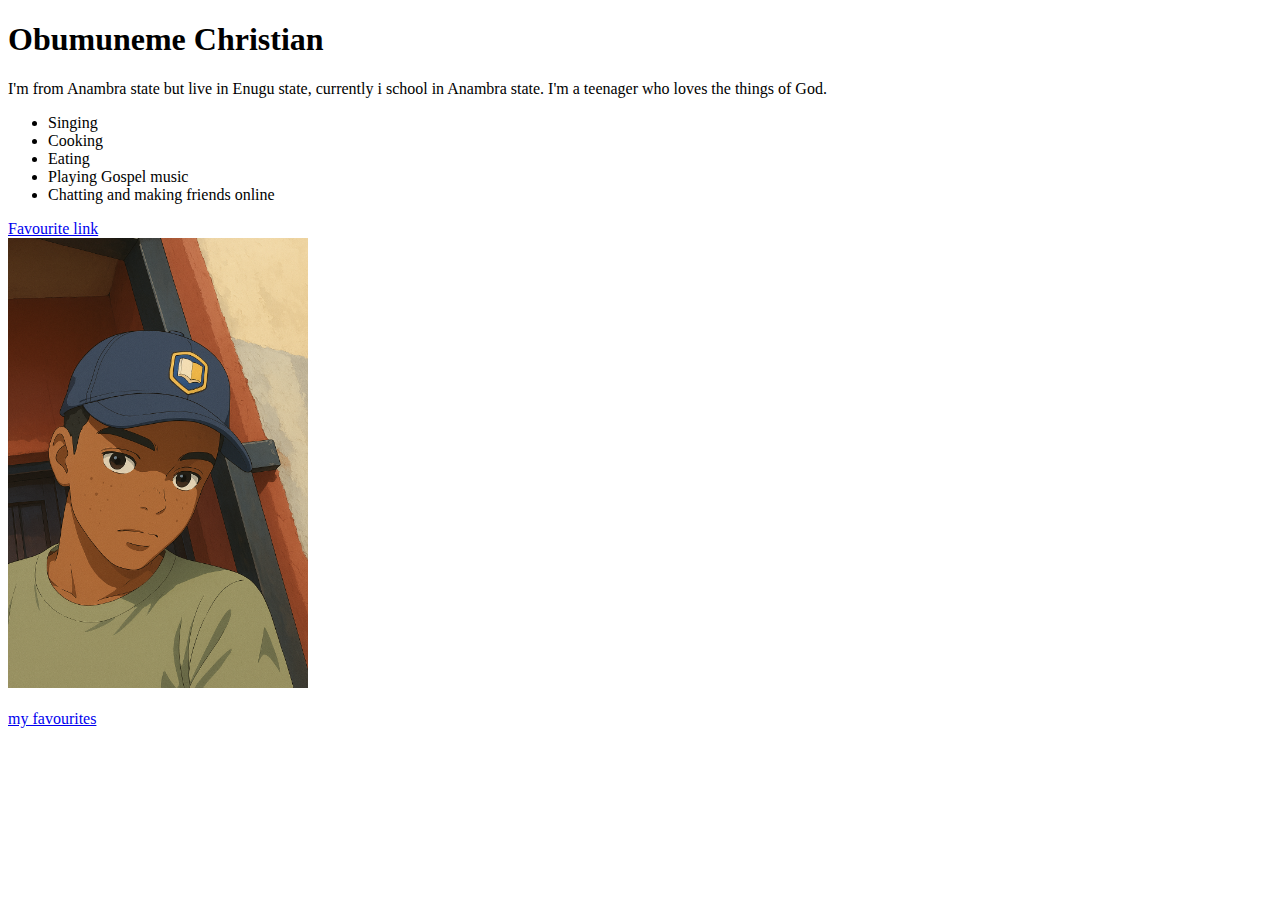
<file: index.html>
<!DOCTYPE html>
<html lang="en">
<head>
    <meta charset="UTF-8">
    <meta name="viewport" content="width=device-width, initial-scale=1.0">
    <title>Profile page</title>
    <link rel="html" href="index.html">
</head>
<body>
    <h1>Obumuneme Christian</h1>

    <p>
        I'm from Anambra state but live in Enugu state, currently i school in Anambra state.
        I'm a teenager who loves the things of God.
    </p>

    <ul>
        <li>Singing</li>
        <li>Cooking</li>
        <li>Eating</li>
        <li>Playing Gospel music</li>
        <li>Chatting and making friends online</li>
    </ul>

   <div> <a href="https://afribang.com/">Favourite link</a></div>
    <img src="Images/file_000000006ce461f7a12edbbaf4f028e3_conversation_id=68063af9-df60-8003-92a0-21b1852109de&message_id=6a46ba93-b468-4593-a758-65e62c198019.png"
     alt="my pic" width="300px" height="auto"><br><br>

     <div><a href="myfavourite.html">my favourites</a></div>
</body>
</html>
</file>
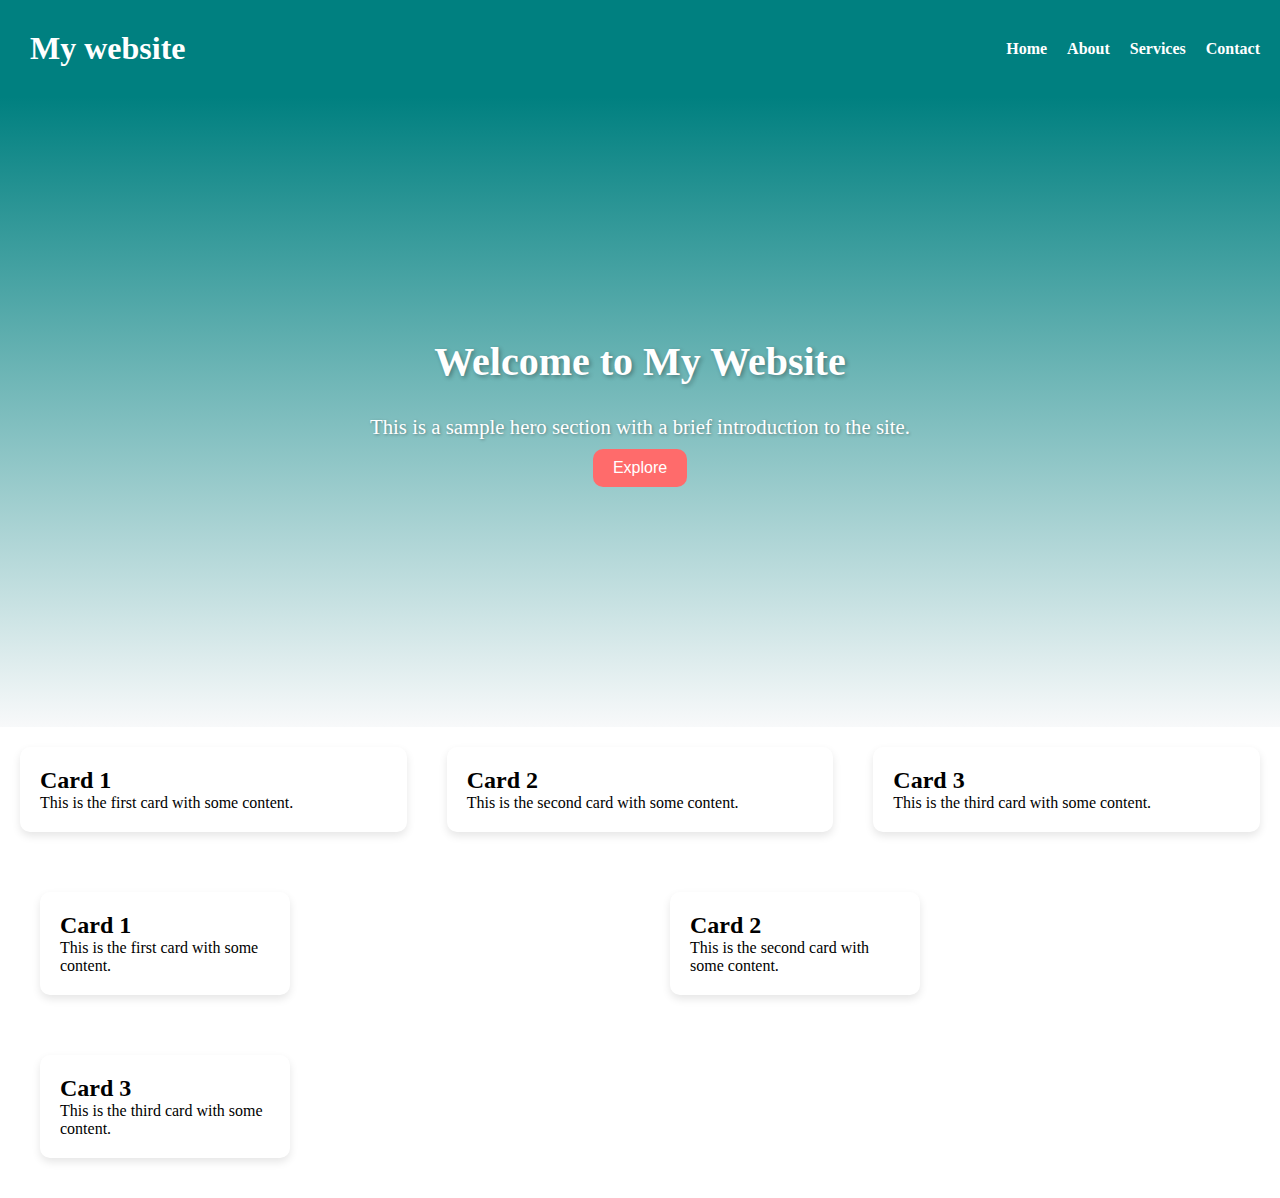
<file: css/index.html>
<!DOCTYPE html>
<html lang="en">
	<head>
		<meta charset="UTF-8" />
		<meta name="viewport" content="width=device-width, initial-scale=1.0" />
		<link rel="stylesheet" href="styles.css" />
		<title>Document</title>
	</head>
	<body>
		<header>
			<div class="logo">
				<h1>My website</h1>
			</div>
			<nav class="nav-items">
				<a href="#home">Home</a>
				<a href="#about">About</a>
				<a href="#services">Services</a>
				<a href="#contact">Contact</a>
			</nav>
		</header>
		<section class="hero">
			<h1>
				Welcome to My Website
			</h1>
			<p>
				This is a sample hero section with a brief introduction to the site.
			</p>
			<button class="cta-btn" type="button">
				Explore
			</button>
		</section>
		<div class="flex-container">
			<div class="card">
				<h2>Card 1</h2>
				<p>This is the first card with some content.</p>
			</div>
			<div class="card">
				<h2>Card 2</h2>
				<p>This is the second card with some content.</p>
			</div>
			<div class="card">
				<h2>Card 3</h2>
				<p>This is the third card with some content.</p>
			</div>
		</div>
		<div class="grid-container">
			<div class="card">
				<h2>Card 1</h2>
				<p>This is the first card with some content.</p>
			</div>
			<div class="card">
				<h2>Card 2</h2>
				<p>This is the second card with some content.</p>
			</div>
			<div class="card">
				<h2>Card 3</h2>
				<p>This is the third card with some content.</p>
			</div>
		</div>
	</body>
</html>
</file>
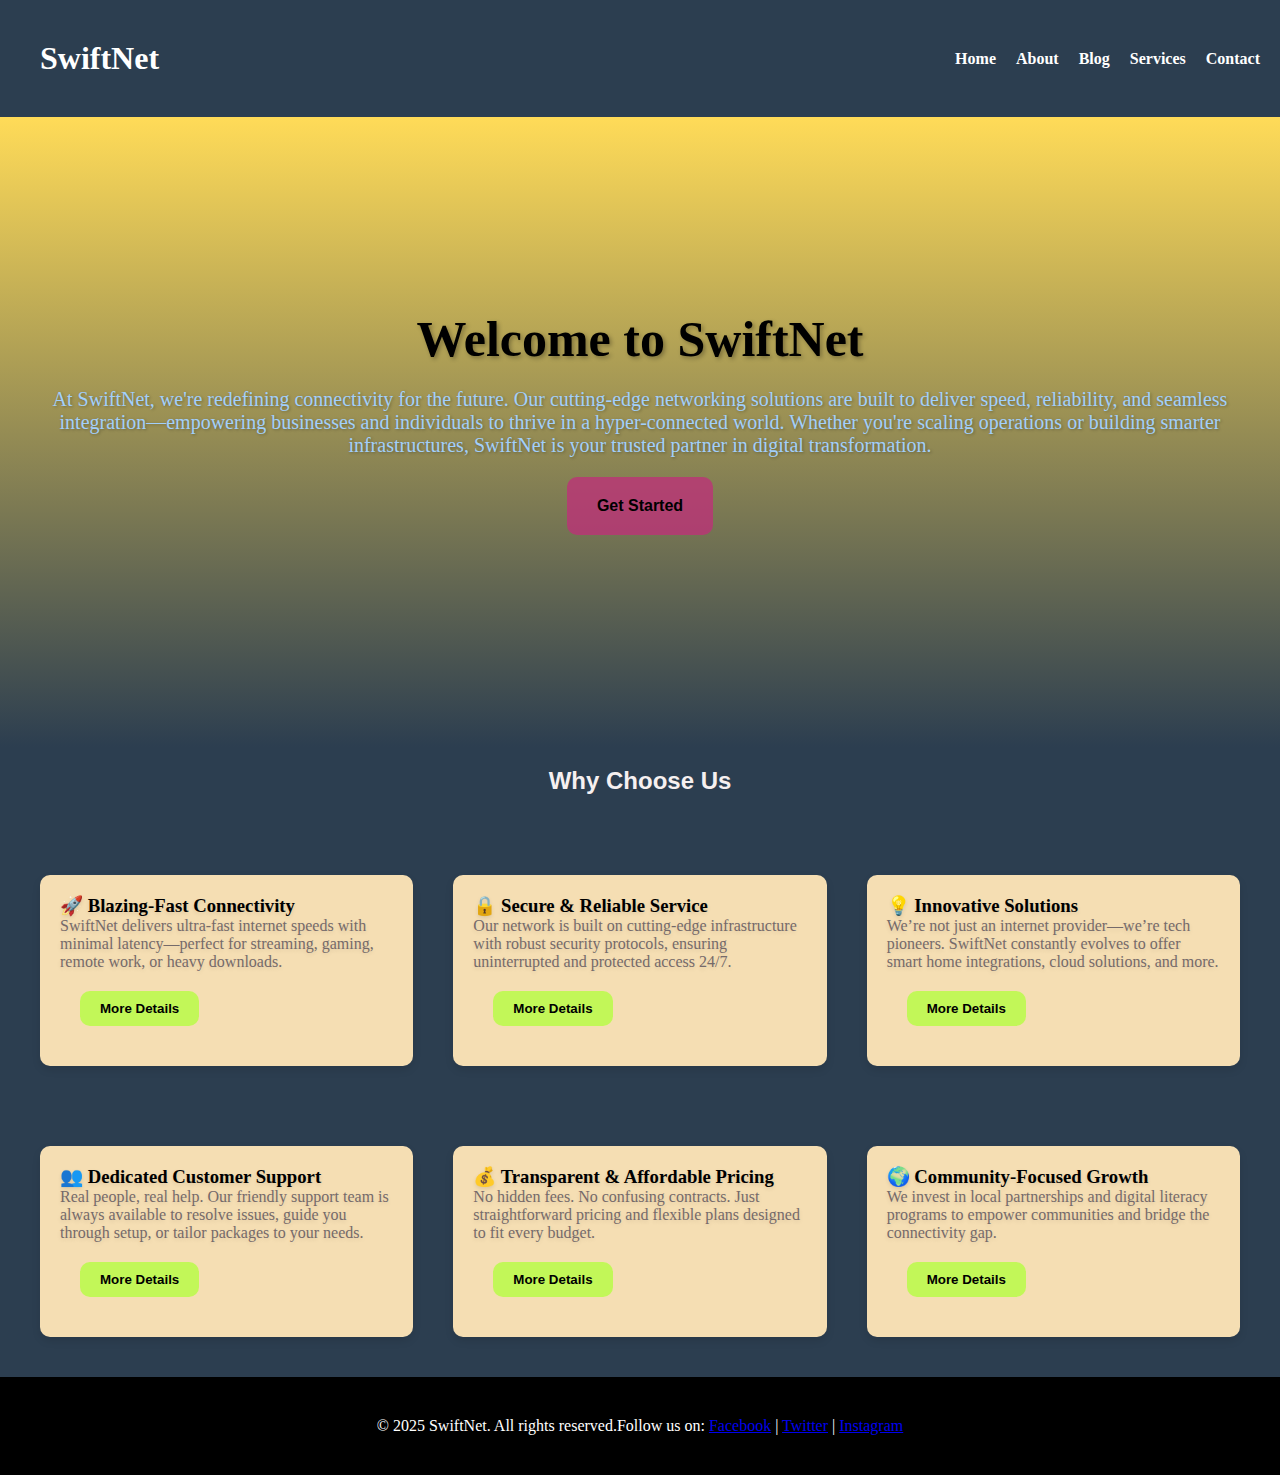
<file: TASK 4/index.html>
<!DOCTYPE html>
<html lang="en">
<head>
    <meta charset="UTF-8">
    <meta name="viewport" content="width=device-width, initial-scale=1.0">
    <title>SwiftNet</title>
    <link rel="stylesheet" href="styles.css">
</head>
<body>
    <header>
        <div class="logo">
            <h1>SwiftNet</h1>
        </div>
        <nav class="nav-items">
            <a href="#home">Home</a>
            <a href="#about">About</a>
            <a href="#blog">Blog</a>
            <a href="#services">Services</a>
            <a href="#contact">Contact</a>
        </nav>
    </header>

    <section class="hero">
        <h1>Welcome to SwiftNet</h1>
        <p> At SwiftNet, we're redefining connectivity for the future. Our cutting-edge networking solutions are built to deliver speed,
            reliability, and seamless integration—empowering businesses and individuals to thrive in a hyper-connected world. Whether you're scaling operations or 
            building smarter infrastructures, SwiftNet is your trusted partner in digital transformation.
        </p>
        <button class="hero-btn" type="button">Get Started</button>

    </section>

    <div class="small-header">
        <h2>Why Choose Us</h2>
    </div>
     
      <div class="container-fir">
        <div class="card">
            <h3>🚀 Blazing-Fast Connectivity</h3>
            <p>SwiftNet delivers ultra-fast internet speeds with minimal latency—perfect for streaming, gaming, remote work, or heavy downloads.</p>
            <button type="button" class="card-btn">More Details</button>
        </div>

        <div class="card">
            <h3>🔒 Secure & Reliable Service</h3>
            <p>Our network is built on cutting-edge infrastructure with robust security protocols, ensuring uninterrupted and protected access 24/7.</p>
            <button type="button" class="card-btn">More Details</button>
        </div>

        <div class="card">
            <h3>💡 Innovative Solutions</h3>
            <p>We’re not just an internet provider—we’re tech pioneers. SwiftNet constantly evolves to offer smart home integrations, cloud solutions, and more.</p>
            <button type="button" class="card-btn">More Details</button>
        </div>
      </div>

      <div class="container-sec">
        <div class="card">
            <h3>👥 Dedicated Customer Support</h3>
            <p>Real people, real help. Our friendly support team is always available to resolve issues, guide you through setup, or tailor packages to your needs.</p>
            <button type="button" class="card-btn">More Details</button>
        </div>

        <div class="card">
            <h3>💰 Transparent & Affordable Pricing</h3>
            <p>No hidden fees. No confusing contracts. Just straightforward pricing and flexible plans designed to fit every budget.</p>
            <button type="button" class="card-btn">More Details</button>
        </div>

        <div class="card">
            <h3>🌍 Community-Focused Growth</h3>
            <p>We invest in local partnerships and digital literacy programs to empower communities and bridge the connectivity gap.</p>
            <button type="button" class="card-btn">More Details</button>
        </div>
      </div>
    

    <footer class="footer">
        <p>&copy; 2025 SwiftNet. All rights reserved.</p>
        <p>Follow us on:
            <a href="https://www.facebook.com" target="_blank">Facebook</a> |
            <a href="https://www.twitter.com" target="_blank">Twitter</a> |
            <a href="https://www.instagram.com" target="_blank">Instagram</a>
        </p>
</body>
</html>
</file>
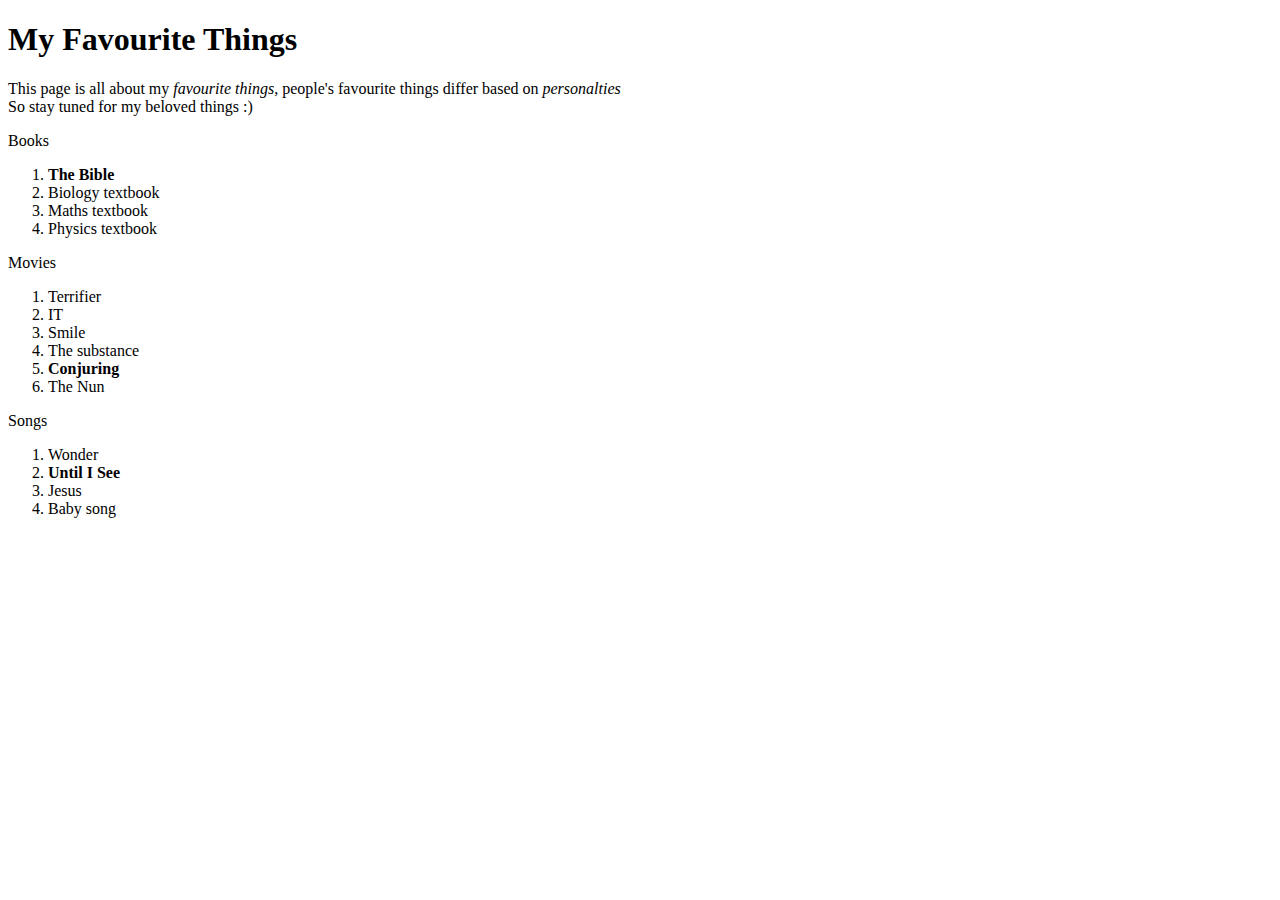
<file: myfavourite.html>
<!DOCTYPE html>
<html lang="en">
<head>
    <meta charset="UTF-8">
    <meta name="viewport" content="width=device-width, initial-scale=1.0">
    <title>My favourite things</title>
</head>
<body>
    <!-- Obumuneme Christian (WD) -->
    <h1>My Favourite Things</h1>

    <p>This page is all about my <em>favourite things</em>, people's favourite things differ based on <em>personalties</em><br>
        So stay tuned for my beloved things :)
    </p>

    <label for="booklist">Books</label>
    <ol>
        <li><strong>The Bible</strong></li>
        <li>Biology textbook</li>
        <li>Maths textbook</li>
        <li>Physics textbook</li>
    </ol>

    
    <label for="movielist">Movies</label>
    <ol>
        <li>Terrifier</li>
        <li>IT</li>
        <li>Smile</li>
        <li>The substance</li>
        <li><strong>Conjuring</strong></li>
        <li>The Nun</li>
    </ol>

    
    <label for="songlist">Songs</label>
    <ol>
        <li>Wonder</li>
        <li><strong>Until I See</strong></li>
        <li>Jesus</li>
        <li>Baby song</li>
    </ol>
    
</body>
</html>
</file>
<file: css/styles.css>
/* universal style */

* {
	margin: 0;
	padding: 0;
	box-sizing: border-box;
}

/* CSS Variables */
:root {
	--primary: #008080;
	--accent: #ff6b6b;
	--background: #f8f9fa;
	--text: #333333;
	--heading: #003366;
	--link: #00aaff;
	--hover: #007b8a;
}


header {
    display: flex;
    justify-content: space-between;
    padding: 20px;
    background-color: var(--primary);
    align-items: center;
}

.nav-items {
    display: flex;
    gap: 20px;
}

.nav-items a {
    color: white;
    text-decoration: none;
    font-weight: bold;
}

.logo {
    color: white;
    padding: 10px;
}
.logo:hover {
    cursor: pointer;
}

.hero {
    display: flex;
    flex-direction: column;
    background: linear-gradient( to top, var(--background), var(--primary));
    height: 70vh;
    justify-content: center;
    align-items: center;
    color: white;
    text-align: center;
    padding: 20px;
    animation: slideFromTop 2s ease-in-out;
}

.hero h1 {
    font-size: 2.5em;
    margin-bottom: 20px;
    margin-left: 20px;
    margin-right: 20px;
    text-shadow: 2px 2px 4px rgba(0, 0, 0, 0.3);
}

.hero p {
    font-size: 1.3em;
    margin: 10px 0;
    text-shadow: 1px 1px 3px rgba(0, 0, 0, 0.3);
}

.hero .cta-btn {
    background-color: var(--accent);
    color: white;
    border: none;
    padding: 10px 20px;
    font-size: 1em;
    cursor: pointer;
    border-radius: 10px;
    transition: background-color 1s ease;
    animation: fadeIn 4s ease-in-out;
}

.hero .cta-btn:hover {
    background-color: var(--hover);
    
}


.flex-container {
    display: flex;;
    width: 100%;
    justify-content: center;
    flex-wrap: wrap;
}

.card {
    background-color: white;
    overflow: hidden;
    border-radius: 10px;
    flex-grow: 1;
    flex-shrink: 1;
    flex-basis: 250px;
    width: 250px;
    box-shadow: 0 4px 8px rgba(0, 0, 0, 0.1);
    padding: 20px;
    margin: 20px;
}

.card:hover {
    box-shadow: 0 8px 16px rgba(0, 0, 0, 0.3);
    transform: scale(1.05);
}


.grid-container {
    display: grid;
    grid-template-columns: repeat(2, 1fr);
    gap: 20px;
    padding: 20px;
}

@media (max-width: 600px){
    header {
        flex-direction: column;
        align-items: start;
    }

    .nav-items {
        flex-direction: column;
        gap:10px;
    }

    .flex-container{
        flex-direction: column;
        align-items: center;
    }

    .grid-container{
        grid-template-columns: repeat(1, 1fr);
    }
    .card {
        width: 300px;
    }
}

@keyframes slideFromTop {

    from {
        transform: translateY(-100%);
    } 
    to {
        transform: translateY(0);
    }
    
}

@keyframes fadeIn {
    from {
        opacity: 0;
    }
    to {
        opacity: 1;
    }
}
</file>
<file: TASK 4/styles.css>
/* universal style */

* {
	margin: 0;
	padding: 0;
	box-sizing: border-box;
}

/* CSS Variables */
:root {
	--primary: #2c3e50;
	--accent:  #be3079c5 ;
	--background:  #FFDB58;
	--heading: #003366;
	--link: #00aaff;
	--hover: #008a4a;
}
header{
    background-color: var(--primary);
    display: flex;
    justify-content: space-between;
    padding: 20px;
    align-items: center;
}
.logo {
    color: white;
    padding:20px

}

.nav-items {
    display: flex;
    gap: 20px
}
.nav-items a {
    display: flex;
    text-decoration: none;
    color: white;
    font-weight: bold;
}

.nav-items a:hover{
    color: var(--link);
}

/* .hero h1 {
    font-size: 20px;
    font-weight: bold;
    align-self: center;
} */

.hero {
    display: flex;
    flex-direction: column;
    padding: 20px;
    background: linear-gradient(to bottom , var(--background), var(--primary));
    height: 70vh;
    justify-content: center;
    align-items: center;
    text-align: center;
    animation: fadeIn 4s ease-in-out;

}

.hero h1 {
    margin-left: 20px;
    margin-bottom: 20px;
    margin-right: 20px;
    font-size: 50px;
    text-shadow: 2px 2px 4px rgba(0, 0, 0, 0.3);

}

.hero p {
    text-shadow: 1px 1px 3px rgba(0, 0, 0, 0.3);
    font-size: 20px;
    color: #a2cffb;
}

.hero-btn {
    padding: 20px 30px;
    border-radius: 10px;
    margin: 20px;
    font-weight: bold;
    background-color: var(--accent);
    border: none;
    cursor: pointer;
    font-size: 1rem;
    animation: slideIn 2s ease-in-out;
}

.hero-btn:hover {
    background-color: var(--hover);
    transition: background-color 1s ease;
    color: aliceblue;
}

.small-header {
    display: flex;
    justify-content: center;
    background-color: var(--primary);
    color: rgb(246, 240, 240);
    padding: 20px;
    font-family: 'Franklin Gothic Medium', 'Arial Narrow', Arial, sans-serif;
    padding-bottom: 40px;
}





.card:hover {
    transform: scale(1.05);
    transition: transform 0.3s ease;
    cursor: pointer;
}

/* first flexbox */
.container-fir {
    display: flex;
    flex-direction: row;
    justify-content: center;
    padding: 20px;
    flex-wrap: wrap;
    background-color: var(--primary);
}

/* second flexbox */
.container-sec {
    display: flex;
    flex-direction: row;
    justify-content: center;
    padding: 20px;
    flex-wrap: wrap;
    background-color: var(--primary);
}

.card {
    background-color: wheat;
    overflow: hidden;
    border-radius: 10px;
    flex-grow: 1;
    flex-shrink: 1;
    flex-basis: 250px;
    width: 250px;
    box-shadow: 0 4px 8px rgba(0, 0, 0, 0.1);
    padding: 20px;
    margin: 20px;
    text-shadow: 0 2px 4px rgba(0, 0, 0, 0.1);
}

.card p {
    color: rgb(117, 106, 106);
}

.card h3 {
    font-weight: bold;
}

.card-btn {
    background-color: rgb(194, 247, 88);
    padding: 10px 20px;
    border-radius: 10px;
    border:none;
    cursor: pointer;
    font-weight: bold;
    transition: background-color 0.3s ease;
    margin: 20px;
  
}

.card-btn:hover {
    background-color: var(--hover);
    color: white;
    transition: background-color 0.3s ease;
}

.footer {
    background-color: black;
    color: white;
    text-align: center;
    padding: 40px;
    display: flex;
    align-items: center;
    justify-content: center;
  
   
}

footer a:hover {
    color: var(--link);
}

@media (max-width: 500px) {
    header {
        flex-direction: column;
        gap: 10px;
        align-items: start;
    }

    header nav {
        flex-direction: column;
        gap: 10px;
       
    }
    
}

@keyframes fadeIn {
    from {
        opacity: 0;
    }

    to {
        opacity: 1;
    }
    
}

@keyframes slideIn {
    
    from {
        transform: translateX(-100%);
    } 
    to {
        transform: translateX(0);
    }
}
</file>
